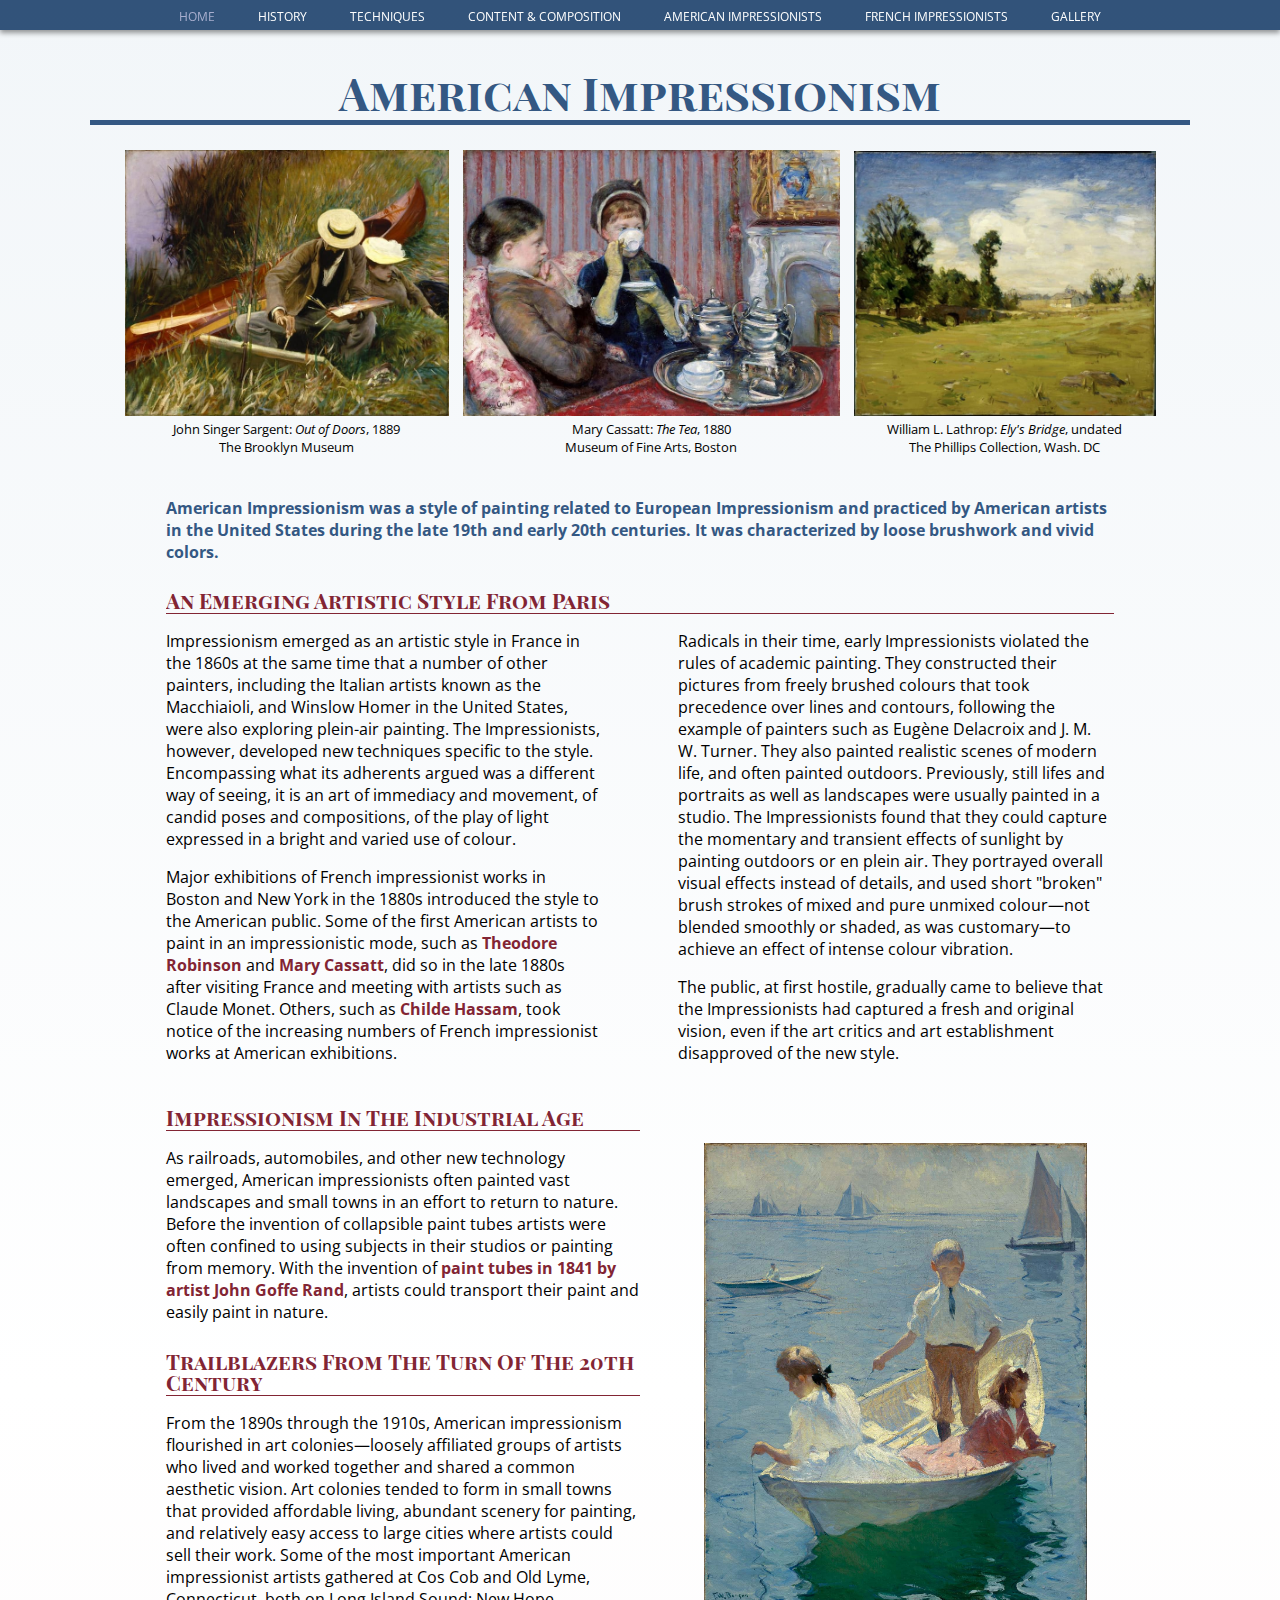
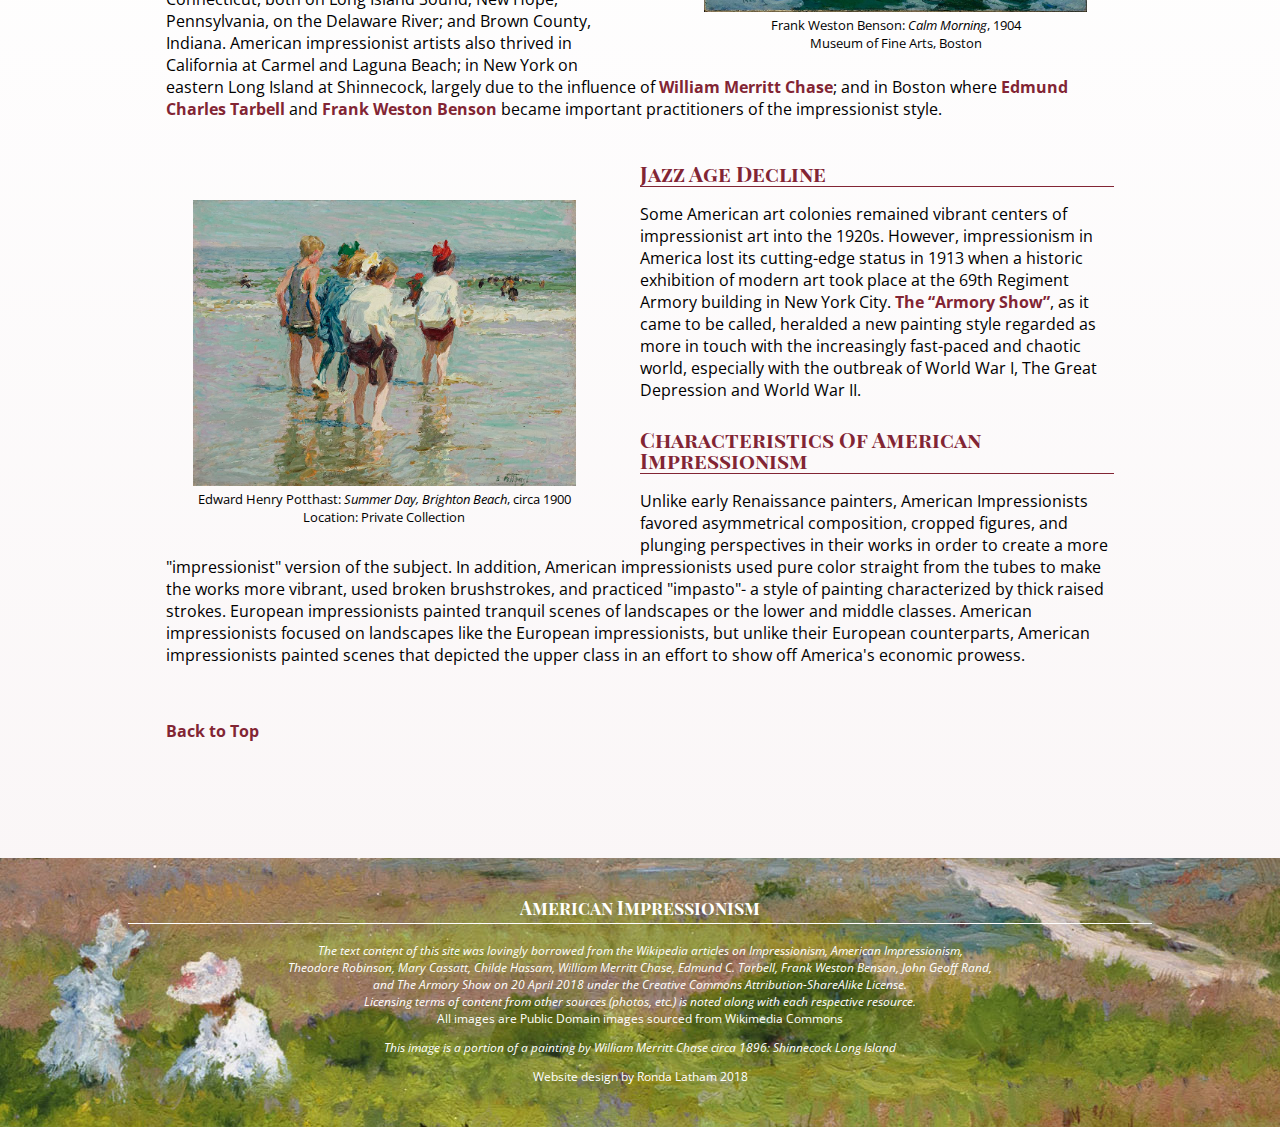
<file: index.html>
<!DOCTYPE HTML>

<html lang="en">

<head>
<meta charset="utf-8" />
<!-- <meta name="viewport" content="initial-scale=1.0"> -->
<meta name="viewport" content="width=device-width">
<link rel="stylesheet" type="text/css" href="ai.css">
<link rel="stylesheet" type="text/css" href="home_images.css">
<link href="https://fonts.googleapis.com/css?family=Playfair+Display+SC:700" rel="stylesheet"> 
<link href="https://fonts.googleapis.com/css?family=Open+Sans:300,600" rel="stylesheet"> 
<link href="https://fonts.googleapis.com/css?family=Playfair+Display:400,700" rel="stylesheet"> 
<title>American Impressionism</title>


</head>

<body>
<div id="top"></div>
<!-- Primary Navigation -->
<nav>
  <ul>
    <li>Home</li>
    <li><a href="history.html">History</a></li>
    <li><a href="techniques.html">Techniques</a></li>
    <li><a href="composition.html">Content & Composition</a></li>
    <li><a href="americans.html">American Impressionists</a></li>
    <li><a href="french.html">French Impressionists</a></li>
    <li><a href="gallery.html">Gallery</a></li>
  </ul>
</nav>
<!-- Hamburger Menu -->
<div class="dropdown">
  <span><img src="images/hamburger.png" alt="hamburger_menu"></span>
  <div class="dropdown-content">
  <ul>
    <li>Home</li>
    <li><a href="history.html">History</a></li>
    <li><a href="techniques.html">Techniques</a></li>
    <li><a href="composition.html">Content & Composition</a></li>
    <li><a href="americans.html">American Impressionists</a></li>
    <li><a href="french.html">French Impressionists</a></li>
    <li><a href="gallery.html">Gallery</a></li>
  </ul>
  </div>
</div>
<header class="center"><!-- Center the Images and h1 inside the header -->
<h1>American Impressionism</h1> 
<figure id="F1">
  <img id="I1" src="images/JohnSingerSargentOutOfDoors.jpg" width="360" alt="John Singer Sargent">
  <figcaption>John Singer Sargent: <i>Out of Doors</i>, 1889<br>The Brooklyn Museum</figcaption>
</figure>
<figure id="F2">
     <img id="I2" src="images/MaryCassattTheTea.jpg" alt="Mary Cassatt - The Tea" width="419">
<figcaption>Mary Cassatt: <i>The Tea</i>, 1880<br>Museum of Fine Arts, Boston</figcaption>
</figure>
<figure id="F3">
	<img id="I3" src="images/WilliamLathropElysBridge.jpg" alt="William Lathrop" width="336">
<figcaption>William L. Lathrop: <i>Ely's Bridge</i>, undated<br>The Phillips Collection, Wash. DC</figcaption>
</figure>
</header>
<main><!-- start main body content -->
<p class="important">American Impressionism was a style of painting related to European Impressionism and practiced by American artists in the United States during the late 19th and early 20th centuries. It was characterized by loose brushwork and vivid colors. </p>
<div class="leftcol center">
<figure id="F6">
  <img src="images/JohnSingerSargentOutOfDoors.jpg" width="360" alt="John Singer Sargent">
  <figcaption>John Singer Sargent: <i>Out of Doors</i>, 1889<br>The Brooklyn Museum</figcaption>
</figure>
</div>
<h2>An emerging artistic style from Paris</h2>
<div class="leftcol">
<p class="firstparagraph">Impressionism emerged as an artistic style in France in the 1860s at the same time that a number of other painters, including the Italian artists known as the Macchiaioli, and Winslow Homer in the United States, were also exploring plein-air painting. The Impressionists, however, developed new techniques specific to the style. Encompassing what its adherents argued was a different way of seeing, it is an art of immediacy and movement, of candid poses and compositions, of the play of light expressed in a bright and varied use of colour.</p>

<p>Major exhibitions of French impressionist works in Boston and New York in the 1880s introduced the style to the American public. Some of the first American artists to paint in an impressionistic mode, such as 
<a href="https://en.wikipedia.org/wiki/Theodore_Robinson">Theodore Robinson</a> and 
<a href="https://en.wikipedia.org/wiki/Mary_Cassatt">Mary Cassatt</a>, did so in the late 1880s after visiting France and meeting with artists such as Claude Monet. Others, such as <a href="https://en.wikipedia.org/wiki/Childe_Hassam">Childe Hassam</a>, took notice of the increasing numbers of French impressionist works at American exhibitions.</p>
</div>
<div class="rightcol">
<figure id="F4">
	<img src="images/WilliamLathropElysBridge.jpg" alt="William Lathrop" width="336">
<figcaption>William L. Lathrop: <i>Ely's Bridge</i>, undated<br>The Phillips Collection, Wash. DC</figcaption>
</figure>
<p>Radicals in their time, early Impressionists violated the rules of academic painting. They constructed their pictures from freely brushed colours that took precedence over lines and contours, following the example of painters such as Eugène Delacroix and J. M. W. Turner. They also painted realistic scenes of modern life, and often painted outdoors. Previously, still lifes and portraits as well as landscapes were usually painted in a studio. The Impressionists found that they could capture the momentary and transient effects of sunlight by painting outdoors or en plein air. They portrayed overall visual effects instead of details, and used short "broken" brush strokes of mixed and pure unmixed colour—not blended smoothly or shaded, as was customary—to achieve an effect of intense colour vibration.</p>

<p>The public, at first hostile, gradually came to believe that the Impressionists had captured a fresh and original vision, even if the art critics and art establishment disapproved of the new style.</p>
</div>
<div class="clear"></div>

<div class="rightcol center">
<figure class="right">
<img id="I6" src="images/Calm_Morning_1904_Frank_Weston_Benson.jpg" alt="Frank Weston Benson - Calm Morning">
<figcaption>Frank Weston Benson: <i>Calm Morning</i>, 1904<br>Museum of Fine Arts, Boston</figcaption>
</figure>
</div>
<div>
<h2>Impressionism in The Industrial Age</h2>
<p class="firstparagraph">As railroads, automobiles, and other new technology emerged, American impressionists often painted vast landscapes and small towns in an effort to return to nature. Before the invention of collapsible paint tubes artists were often confined to using subjects in their studios or painting from memory. With the invention of <a href="https://en.wikipedia.org/wiki/John_Goffe_Rand">paint tubes in 1841 by artist John Goffe Rand</a>, artists could transport their paint and easily paint in nature.</p>

<h2>Trailblazers from the turn of the 20th century</h2>

<p class="firstparagraph">From the 1890s through the 1910s, American impressionism flourished in art colonies—loosely affiliated groups of artists who lived and worked together and shared a common aesthetic vision. Art colonies tended to form in small towns that provided affordable living, abundant scenery for painting, and relatively easy access to large cities where artists could sell their work. Some of the most important American impressionist artists gathered at Cos Cob and Old Lyme, Connecticut, both on Long Island Sound; New Hope, Pennsylvania, on the Delaware River; and Brown County, Indiana. American impressionist artists also thrived in California at Carmel and Laguna Beach; in New York on eastern Long Island at Shinnecock, largely due to the influence of <a href="https://en.wikipedia.org/wiki/William_Merritt_Chase">William Merritt Chase</a>; and in Boston where <a href="https://en.wikipedia.org/wiki/Edmund_C._Tarbell">Edmund Charles Tarbell</a> and <a href="https://en.wikipedia.org/wiki/Frank_Weston_Benson">Frank Weston Benson</a> became important practitioners of the impressionist style.</p>
</div>
<div class="clear"></div>

<div class="leftcol center">
<figure class="left">
<img id="I7" src="images/Edward_Henry_Potthast_-_Summer_day,_Brighton_Beach.jpg" alt="Edward Henry Potthast - Summer Day">
<figcaption>Edward Henry Potthast: <i>Summer Day, Brighton Beach</i>, circa 1900<br>Location: Private Collection</figcaption>
</figure>
<figure id="F5">
	<img src="images/WilliamLathropElysBridge.jpg" alt="William Lathrop" width="336">
<figcaption>William L. Lathrop: <i>Ely's Bridge</i>, undated<br>Location: The Phillips Collection, Wash. DC</figcaption>
</figure>
</div>

<div>
<h2>Jazz Age decline</h2>


<p class="firstparagraph">Some American art colonies remained vibrant centers of impressionist art into the 1920s. However, impressionism in America lost its cutting-edge status in 1913 when a historic exhibition of modern art took place at the 69th Regiment Armory building in New York City. <a href="https://en.wikipedia.org/wiki/Armory_Show">The “Armory Show”</a>, as it came to be called, heralded a new painting style regarded as more in touch with the increasingly fast-paced and chaotic world, especially with the outbreak of World War I, The Great Depression and World War II.</p>

<h2>Characteristics of American Impressionism</h2>

<p class="firstparagraph">Unlike early Renaissance painters, American Impressionists favored asymmetrical composition, cropped figures, and plunging perspectives in their works in order to create a more "impressionist" version of the subject. In addition, American impressionists used pure color straight from the tubes to make the works more vibrant, used broken brushstrokes, and practiced "impasto"- a style of painting characterized by thick raised strokes. European impressionists painted tranquil scenes of landscapes or the lower and middle classes. American impressionists focused on landscapes like the European impressionists, but unlike their European counterparts, American impressionists painted scenes that depicted the upper class in an effort to show off America's economic prowess.</p>
</div>
<p>&nbsp;</p>
<p class="clear"><a href="#top" class="top">Back to Top</a></p>
</main><!-- end main body content -->

<footer>
<h3>American Impressionism</h3>
<p><i>The text content of this site was lovingly borrowed from the Wikipedia articles on Impressionism, American Impressionism,<br>Theodore Robinson, Mary Cassatt, Childe Hassam, William Merritt Chase, Edmund C. Tarbell, Frank Weston Benson, John Geoff Rand,<br>and The Armory Show on 20 April 2018 under the Creative Commons Attribution-ShareAlike License.<br>Licensing terms of content from other sources (photos, etc.) is noted along with each respective resource.</i><br>All images are Public Domain images sourced from Wikimedia Commons</p>
<p><i>This image is a portion of a painting by William Merritt Chase circa 1896: Shinnecock Long Island</i></p>
 
<p>Website design by Ronda Latham 2018</p>
</footer>
</body>

</html>
</file>
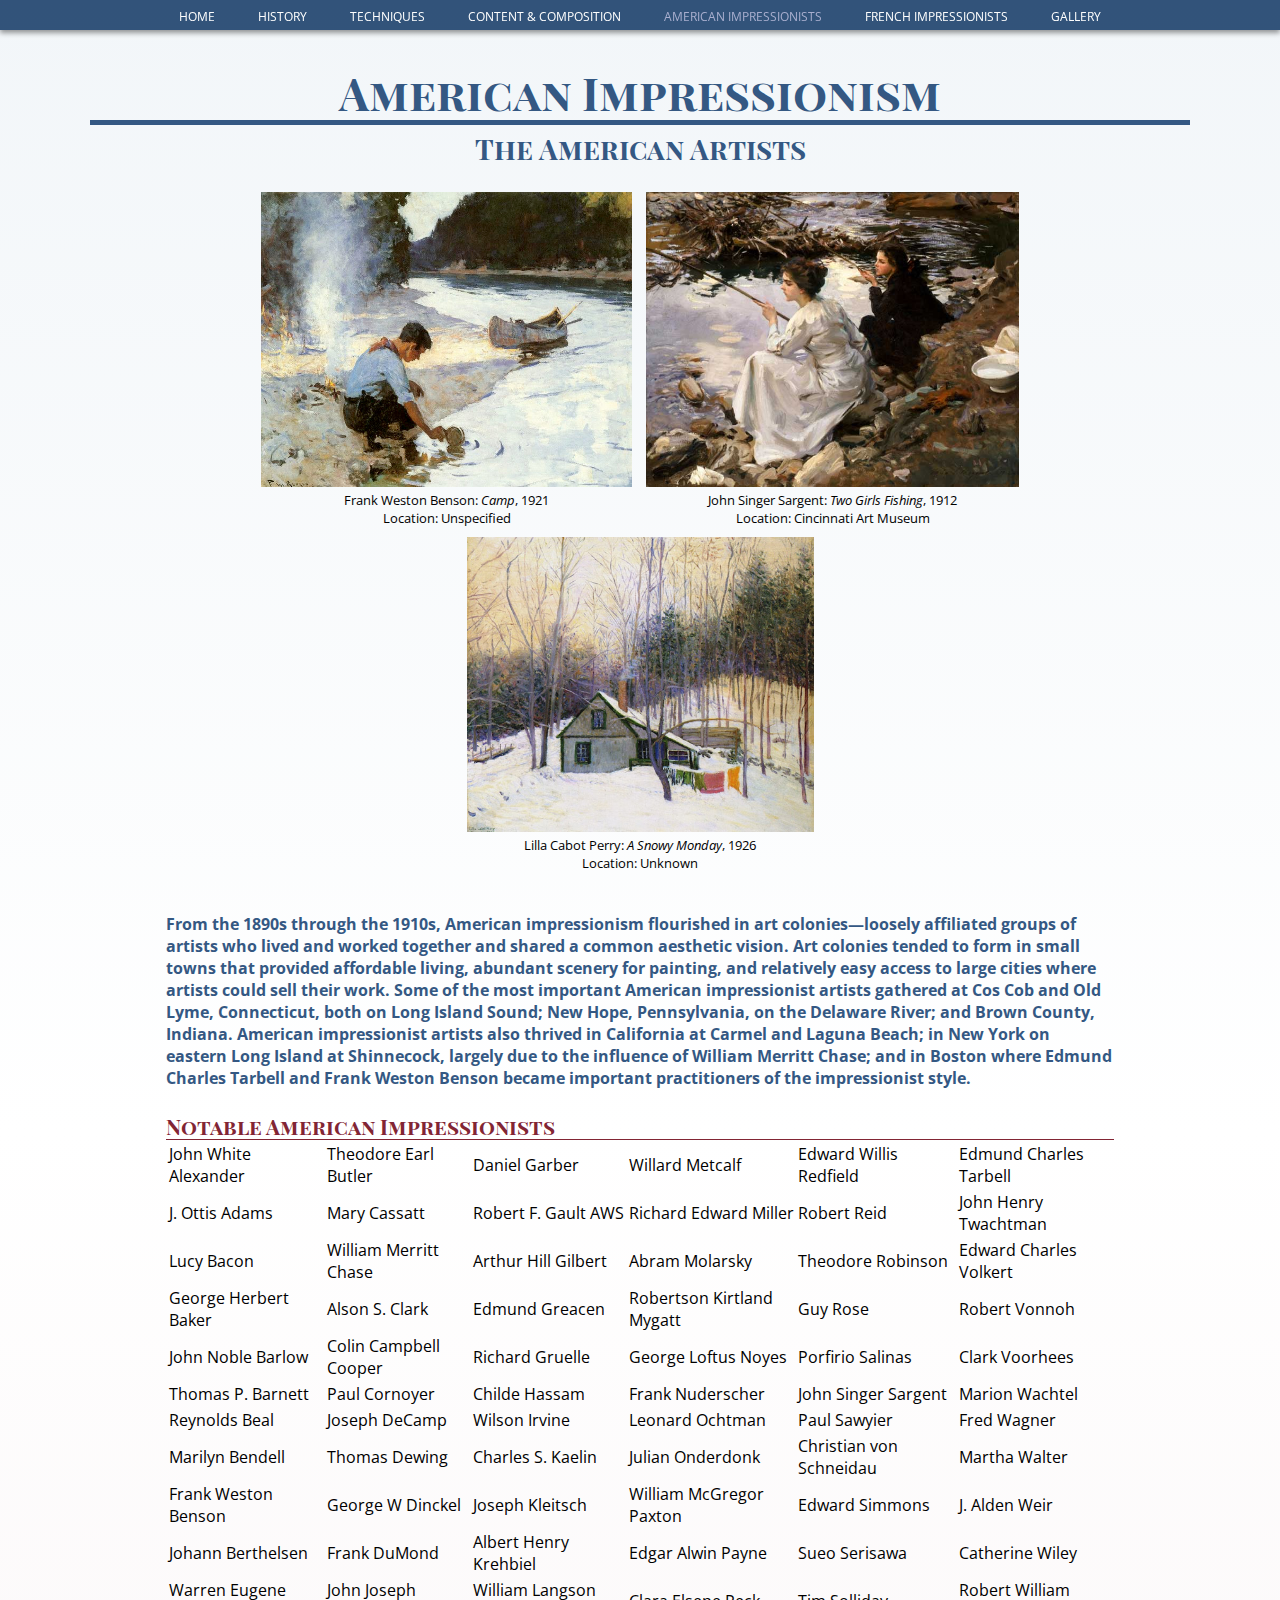
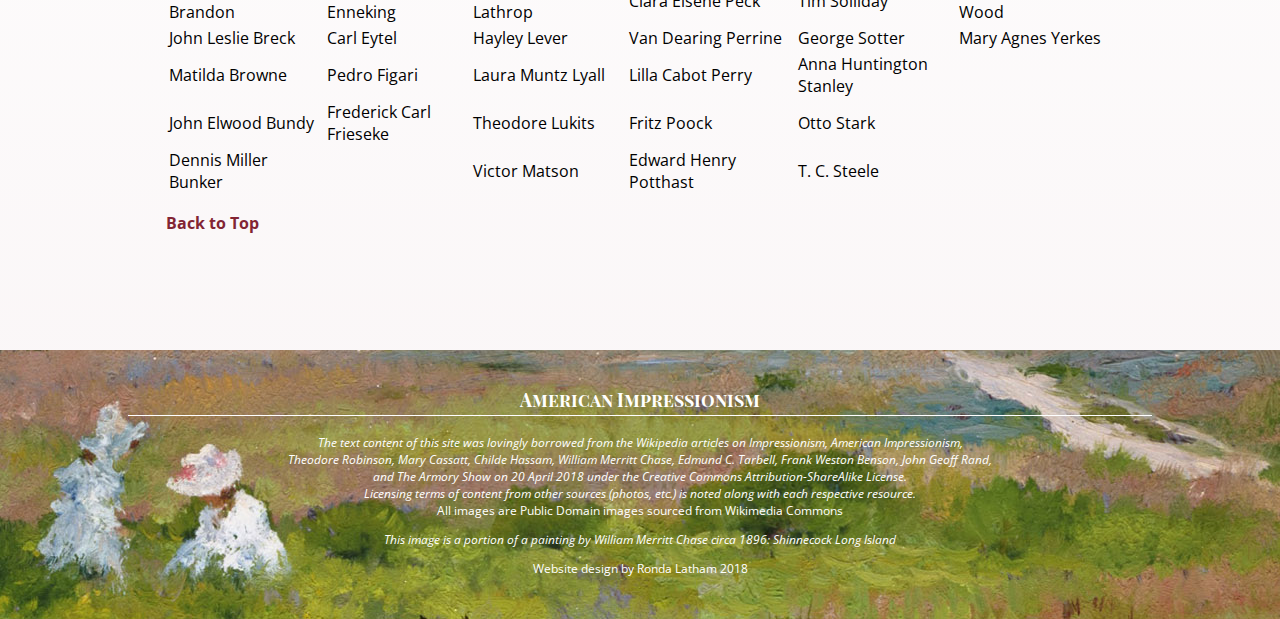
<file: americans.html>
<!DOCTYPE HTML>

<html lang="en">

<head>
<meta charset="utf-8" />
<meta name="viewport" content="initial-scale=1.0">
<link rel="stylesheet" type="text/css" href="ai.css">
<link href="https://fonts.googleapis.com/css?family=Playfair+Display+SC:700" rel="stylesheet"> 
<link href="https://fonts.googleapis.com/css?family=Open+Sans:300,600" rel="stylesheet"> 
<link href="https://fonts.googleapis.com/css?family=Playfair+Display:400,700" rel="stylesheet"> 
<title>American Impressionism: American Artists</title>

<body>
<div id="top"></div>
<nav>
  <ul>
    <li><a href="index.html">Home</a></li>
    <li><a href="history.html">History</a></li>
    <li><a href="techniques.html">Techniques</a></li>
    <li><a href="composition.html">Content & Composition</a></li>
    <li>American Impressionists</li>
    <li><a href="french.html">French Impressionists</a></li>
    <li><a href="gallery.html">Gallery</a></li>
  </ul>
</nav>

<!-- Hamburger Menu -->
<div class="dropdown">
  <span><img src="images/hamburger.png" alt="hamburger menu"></span>
  <div class="dropdown-content">
  <ul>
    <li><a href="index.html">Home</a></li>
    <li><a href="history.html">History</a></li>
    <li><a href="techniques.html">Techniques</a></li>
    <li><a href="composition.html">Content & Composition</a></li>
    <li>American Impressionists</li>
    <li><a href="french.html">French Impressionists</a></li>
    <li><a href="gallery.html">Gallery</a></li>
  </ul>
  </div>
</div>

<header class="center"><!-- Center the Images and h1 inside the header -->
<h1>American Impressionism</h1> 
<h2>The American Artists</h2>
<figure>
  <img src="images/Camp_WC_1921_Frank_Weston_Benson.jpg" width="371" alt="Frank Weston Benson - Camp">
  <figcaption>Frank Weston Benson: <i>Camp</i>, 1921<br>Location: Unspecified</figcaption>
</figure>
<figure>
     <img src="images/John_Singer_Sargent_-_Two_Girls_Fishing.jpg" alt="John Singer Sargent - Two Girls Fishing" width="373">
<figcaption>John Singer Sargent: <i>Two Girls Fishing</i>, 1912<br>Location: Cincinnati Art Museum</figcaption>
</figure>
<figure>
	<img src="images/Lilla_Cabot_Perry,_1926_-_A_Snowy_Monday_sm.jpg" alt="Lilla Cabot Perry - A Snowy Monday" width="347">
<figcaption>Lilla Cabot Perry: <i>A Snowy Monday</i>, 1926<br>Location: Unknown</figcaption>
</figure>
</header>
<main><!-- start main body content -->
<p class="important">From the 1890s through the 1910s, American impressionism flourished in art colonies—loosely affiliated groups of artists who lived and worked together and shared a common aesthetic vision. Art colonies tended to form in small towns that provided affordable living, abundant scenery for painting, and relatively easy access to large cities where artists could sell their work. Some of the most important American impressionist artists gathered at Cos Cob and Old Lyme, Connecticut, both on Long Island Sound; New Hope, Pennsylvania, on the Delaware River; and Brown County, Indiana. American impressionist artists also thrived in California at Carmel and Laguna Beach; in New York on eastern Long Island at Shinnecock, largely due to the influence of William Merritt Chase; and in Boston where Edmund Charles Tarbell and Frank Weston Benson became important practitioners of the impressionist style.</p>


<h2>Notable American impressionists</h2>

<table>
  <tr>
    <td>John White Alexander</td>
    <td>Theodore Earl Butler</td>
    <td>Daniel Garber</td>
    <td>Willard Metcalf</td>
    <td>Edward Willis Redfield</td>
    <td>Edmund Charles Tarbell</td>
  </tr>
    <tr>
    <td>J. Ottis Adams</td>
    <td>Mary Cassatt</td>
    <td>Robert F. Gault AWS</td>
    <td>Richard Edward Miller</td>
    <td>Robert Reid</td>
    <td>John Henry Twachtman</td>
  </tr>
    <tr>
    <td>Lucy Bacon</td>
    <td>William Merritt Chase</td>
    <td>Arthur Hill Gilbert</td>
    <td>Abram Molarsky</td>
    <td>Theodore Robinson</td>
    <td>Edward Charles Volkert</td>
  </tr>
    <tr>
    <td>George Herbert Baker</td>
    <td>Alson S. Clark</td>
    <td>Edmund Greacen</td>
    <td>Robertson Kirtland Mygatt</td>
    <td>Guy Rose</td>
    <td>Robert Vonnoh</td>
  </tr>
    <tr>
    <td>John Noble Barlow</td>
    <td>Colin Campbell Cooper</td>
    <td>Richard Gruelle</td>
    <td>George Loftus Noyes</td>
    <td>Porfirio Salinas</td>
    <td>Clark Voorhees</td>
  </tr>
    <tr>
    <td>Thomas P. Barnett</td>
    <td>Paul Cornoyer</td>
    <td>Childe Hassam</td>
    <td>Frank Nuderscher</td>
    <td>John Singer Sargent</td>
    <td>Marion Wachtel</td>
  </tr>
    <tr>
    <td>Reynolds Beal</td>
    <td>Joseph DeCamp</td>
    <td>Wilson Irvine</td>
    <td>Leonard Ochtman</td>
    <td>Paul Sawyier</td>
    <td>Fred Wagner</td>
  </tr>
    <tr>
    <td>Marilyn Bendell</td>
    <td>Thomas Dewing</td>
    <td>Charles S. Kaelin</td>
    <td>Julian Onderdonk</td>
    <td>Christian von Schneidau</td>
    <td>Martha Walter</td>
  </tr>
    <tr>
    <td>Frank Weston Benson</td>
    <td>George W Dinckel</td>
    <td>Joseph Kleitsch</td>
    <td>William McGregor Paxton</td>
    <td>Edward Simmons</td>
    <td>J. Alden Weir</td>
  </tr>
    <tr>
    <td>Johann Berthelsen</td>
    <td>Frank DuMond</td>
    <td>Albert Henry Krehbiel</td>
    <td>Edgar Alwin Payne</td>
    <td>Sueo Serisawa</td>
    <td>Catherine Wiley</td>
  </tr>
    <tr>
    <td>Warren Eugene Brandon</td>
    <td>John Joseph Enneking</td>
    <td>William Langson Lathrop</td>
    <td>Clara Elsene Peck</td>
    <td>Tim Solliday</td>
    <td>Robert William Wood</td>
  </tr>
    <tr>
    <td>John Leslie Breck</td>
    <td>Carl Eytel</td>
    <td>Hayley Lever</td>
    <td>Van Dearing Perrine</td>
    <td>George Sotter</td>
    <td>Mary Agnes Yerkes</td>
  </tr>
    <tr>
    <td>Matilda Browne</td>
    <td>Pedro Figari</td>
    <td>Laura Muntz Lyall</td>
    <td>Lilla Cabot Perry</td>
    <td>Anna Huntington Stanley</td>
    <td>&nbsp;</td>
  </tr>
    <tr>
    <td>John Elwood Bundy</td>
    <td>Frederick Carl Frieseke</td>
    <td>Theodore Lukits</td>
    <td>Fritz Poock</td>
    <td>Otto Stark</td>
    <td>&nbsp;</td>
  </tr>
    <tr>
    <td>Dennis Miller Bunker</td>
    <td></td>
    <td>Victor Matson</td>
    <td>Edward Henry Potthast</td>
    <td>T. C. Steele</td>
    <td>&nbsp;</td>
  </tr>

</table>
<p class="clear"><a href="#top" class="top">Back to Top</a></p>
</main><!-- end main body content -->
<footer>
<h3>American Impressionism</h3>
<p><i>The text content of this site was lovingly borrowed from the Wikipedia articles on Impressionism, American Impressionism,<br>Theodore Robinson, Mary Cassatt, Childe Hassam, William Merritt Chase, Edmund C. Tarbell, Frank Weston Benson, John Geoff Rand,<br>and The Armory Show on 20 April 2018 under the Creative Commons Attribution-ShareAlike License.<br>Licensing terms of content from other sources (photos, etc.) is noted along with each respective resource.</i><br>All images are Public Domain images sourced from Wikimedia Commons</p>
<p><i>This image is a portion of a painting by William Merritt Chase circa 1896: Shinnecock Long Island</i></p>
<p>Website design by Ronda Latham 2018</p>
</footer>
</body>

</html>
</file>
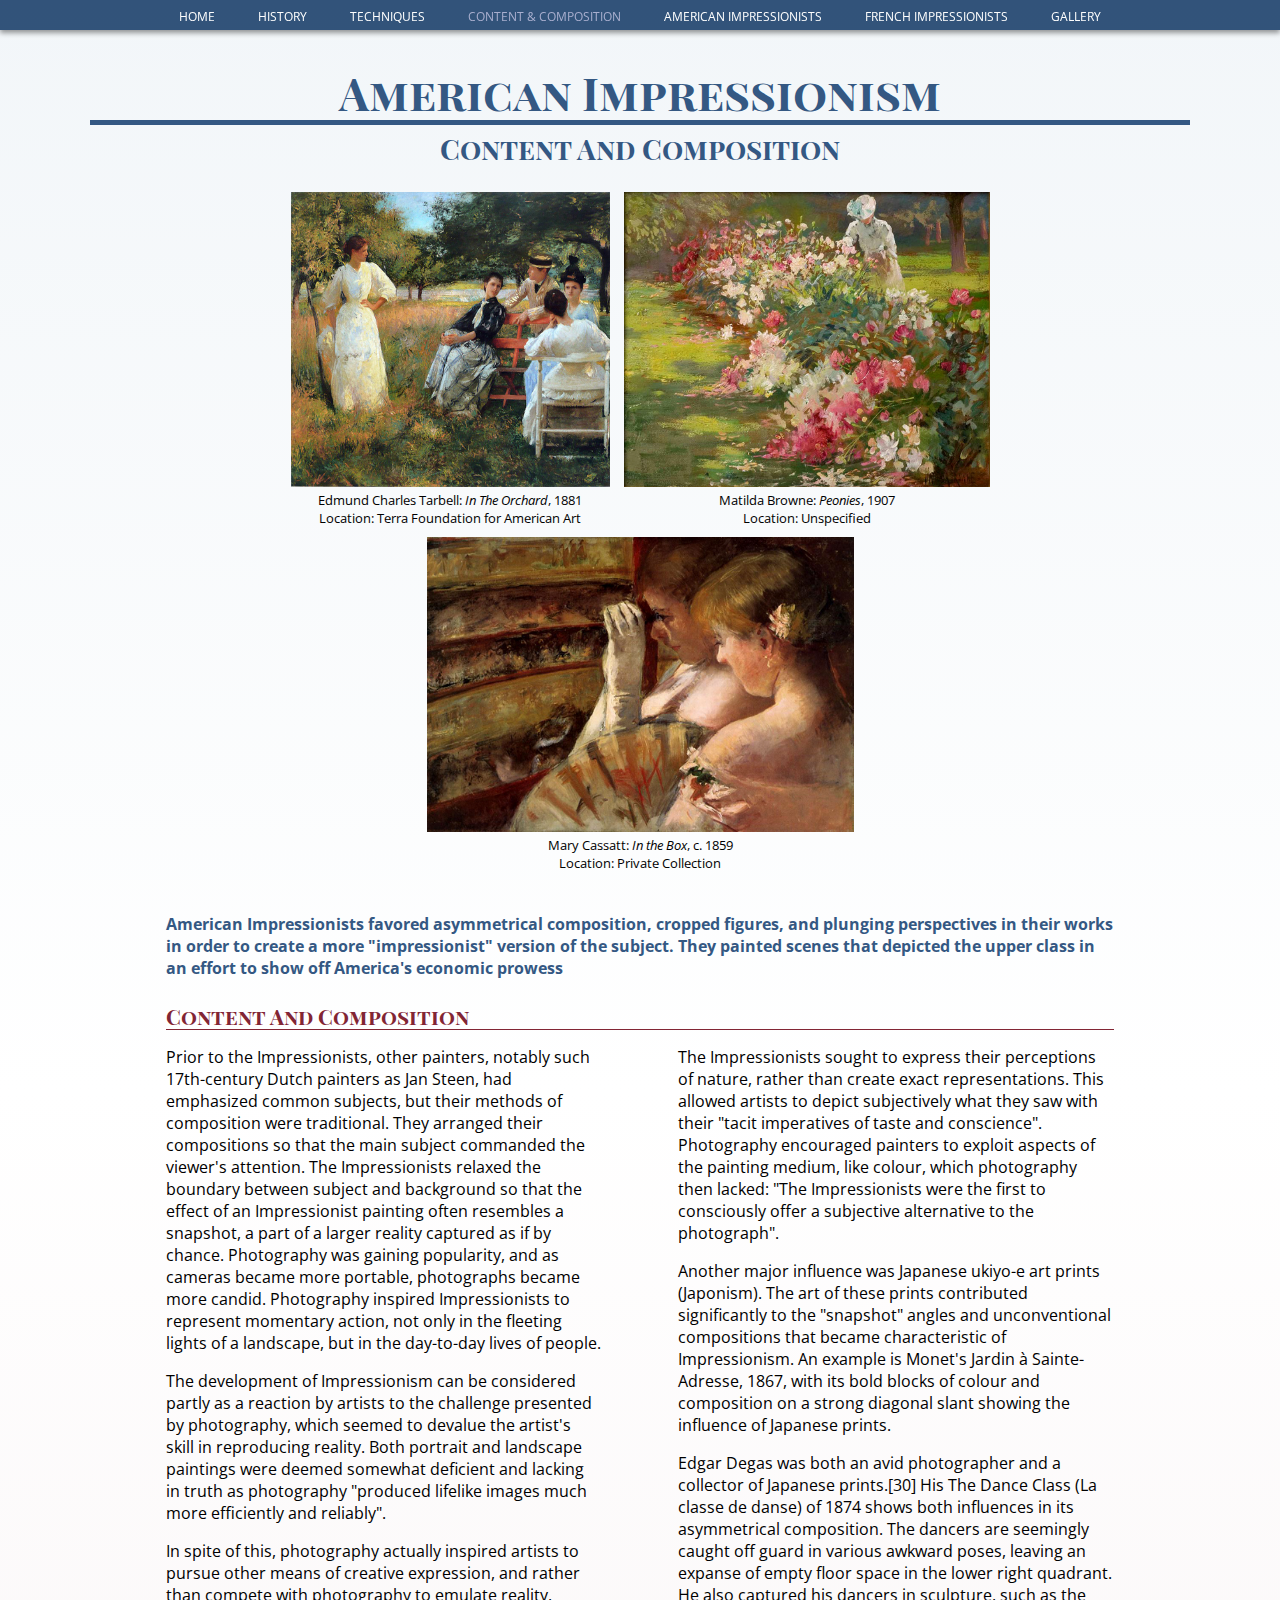
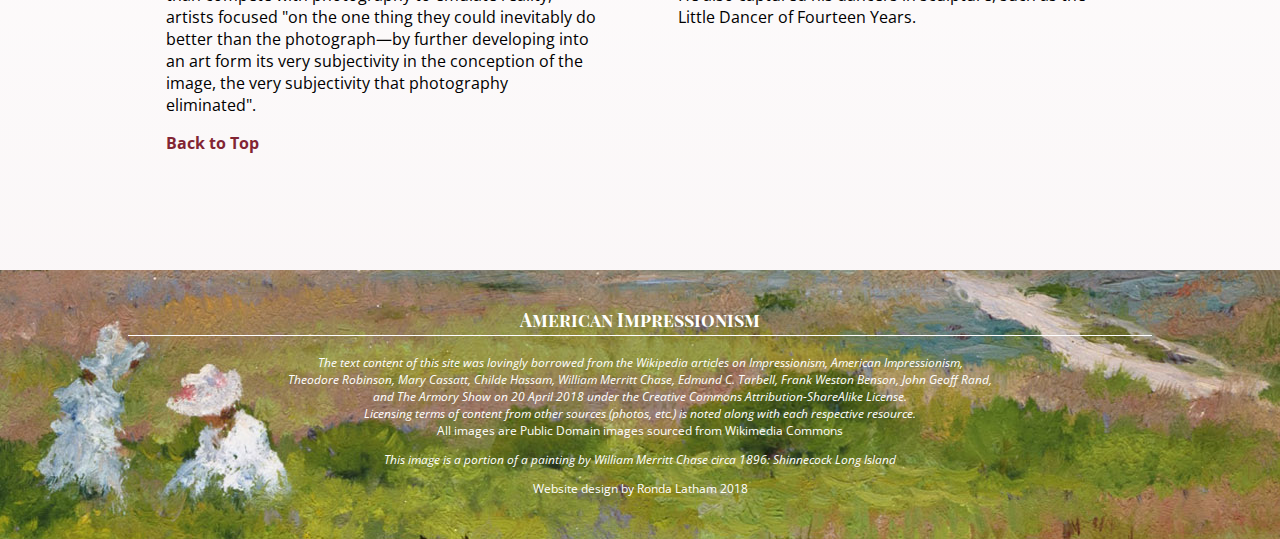
<file: composition.html>
<!DOCTYPE HTML>

<html lang="en">

<head>
<meta charset="utf-8" />
<meta name="viewport" content="initial-scale=1.0">
<link rel="stylesheet" type="text/css" href="ai.css">
<link href="https://fonts.googleapis.com/css?family=Playfair+Display+SC:700" rel="stylesheet"> 
<link href="https://fonts.googleapis.com/css?family=Open+Sans:300,600" rel="stylesheet"> 
<link href="https://fonts.googleapis.com/css?family=Playfair+Display:400,700" rel="stylesheet"> 
<title>American Impressionism: Content & Composition</title>

<body>
<div id="top"></div>
<nav>
  <ul>
    <li><a href="index.html">Home</a></li>
    <li><a href="history.html">History</a></li>
    <li><a href="techniques.html">Techniques</a></li>
    <li>Content & Composition</li>
    <li><a href="americans.html">American Impressionists</a></li>
    <li><a href="french.html">French Impressionists</a></li>
    <li><a href="gallery.html">Gallery</a></li>
  </ul>
</nav>

<!-- Hamburger Menu -->
<div class="dropdown">
  <span><img src="images/hamburger.png" alt="hamburger menu"></span>
  <div class="dropdown-content">
  <ul>
    <li><a href="index.html">Home</a></li>
    <li><a href="history.html">History</a></li>
    <li><a href="techniques.html">Techniques</a></li>
    <li>Content & Composition</li>
    <li><a href="americans.html">American Impressionists</a></li>
    <li><a href="french.html">French Impressionists</a></li>
    <li><a href="gallery.html">Gallery</a></li>
  </ul>
  </div>
</div>

<header class="center"><!-- Center the Images and h1 inside the header -->
<h1>American Impressionism</h1> 
<h2>Content and Composition</h2>
<figure>
  <img src="images/Edmund_Charles_Tarbell_-_Au_verger_sm.jpg" width="319" alt="Edmund Charles Tarbell - In the Orchard">
  <figcaption>Edmund Charles Tarbell: <i>In The Orchard</i>, 1881<br>Location: Terra Foundation for American Art</figcaption>
</figure>
<figure>
     <img src="images/Matilda_Browne_Peonies_1907_sm.jpg" alt="Matilda Browne - Peonies" width="366">
<figcaption>Matilda Browne: <i>Peonies</i>, 1907<br>Location: Unspecified</figcaption>
</figure>
<figure>
	<img src="images/Cassatt_corner_loge_sm.jpg" alt="Mary Cassatt - Corner Loge" width="427">
<figcaption>Mary Cassatt: <i>In the Box</i>, c. 1859<br>Location: Private Collection</figcaption>
</figure>
</header>
<main><!-- start main body content -->
<p class="important">American Impressionists favored asymmetrical composition, cropped figures, and plunging perspectives in their works in order to create a more "impressionist" version of the subject. They painted scenes that depicted the upper class in an effort to show off America's economic prowess</p>

<h2>Content and composition</h2>
<div class="leftcol">
<p>Prior to the Impressionists, other painters, notably such 17th-century Dutch painters as Jan Steen, had emphasized common subjects, but their methods of composition were traditional. They arranged their compositions so that the main subject commanded the viewer's attention. The Impressionists relaxed the boundary between subject and background so that the effect of an Impressionist painting often resembles a snapshot, a part of a larger reality captured as if by chance. Photography was gaining popularity, and as cameras became more portable, photographs became more candid. Photography inspired Impressionists to represent momentary action, not only in the fleeting lights of a landscape, but in the day-to-day lives of people.</p>

<p>The development of Impressionism can be considered partly as a reaction by artists to the challenge presented by photography, which seemed to devalue the artist's skill in reproducing reality. Both portrait and landscape paintings were deemed somewhat deficient and lacking in truth as photography "produced lifelike images much more efficiently and reliably".</p>

<p>In spite of this, photography actually inspired artists to pursue other means of creative expression, and rather than compete with photography to emulate reality, artists focused "on the one thing they could inevitably do better than the photograph—by further developing into an art form its very subjectivity in the conception of the image, the very subjectivity that photography eliminated". </p>
</div>

<div class="rightcol">
<p>The Impressionists sought to express their perceptions of nature, rather than create exact representations. This allowed artists to depict subjectively what they saw with their "tacit imperatives of taste and conscience". Photography encouraged painters to exploit aspects of the painting medium, like colour, which photography then lacked: "The Impressionists were the first to consciously offer a subjective alternative to the photograph".</p>

<p>Another major influence was Japanese ukiyo-e art prints (Japonism). The art of these prints contributed significantly to the "snapshot" angles and unconventional compositions that became characteristic of Impressionism. An example is Monet's Jardin à Sainte-Adresse, 1867, with its bold blocks of colour and composition on a strong diagonal slant showing the influence of Japanese prints.</p>

<p>Edgar Degas was both an avid photographer and a collector of Japanese prints.[30] His The Dance Class (La classe de danse) of 1874 shows both influences in its asymmetrical composition. The dancers are seemingly caught off guard in various awkward poses, leaving an expanse of empty floor space in the lower right quadrant. He also captured his dancers in sculpture, such as the Little Dancer of Fourteen Years.</p>
</div>
<p class="clear"><a href="#top" class="top">Back to Top</a></p>

</main><!-- end main body content -->
<footer>
<h3>American Impressionism</h3>
<p><i>The text content of this site was lovingly borrowed from the Wikipedia articles on Impressionism, American Impressionism,<br>Theodore Robinson, Mary Cassatt, Childe Hassam, William Merritt Chase, Edmund C. Tarbell, Frank Weston Benson, John Geoff Rand,<br>and The Armory Show on 20 April 2018 under the Creative Commons Attribution-ShareAlike License.<br>Licensing terms of content from other sources (photos, etc.) is noted along with each respective resource.</i><br>All images are Public Domain images sourced from Wikimedia Commons</p>
<p><i>This image is a portion of a painting by William Merritt Chase circa 1896: Shinnecock Long Island</i></p>

<p>Website design by Ronda Latham 2018</p>
</footer>
</body>

</html>
</file>
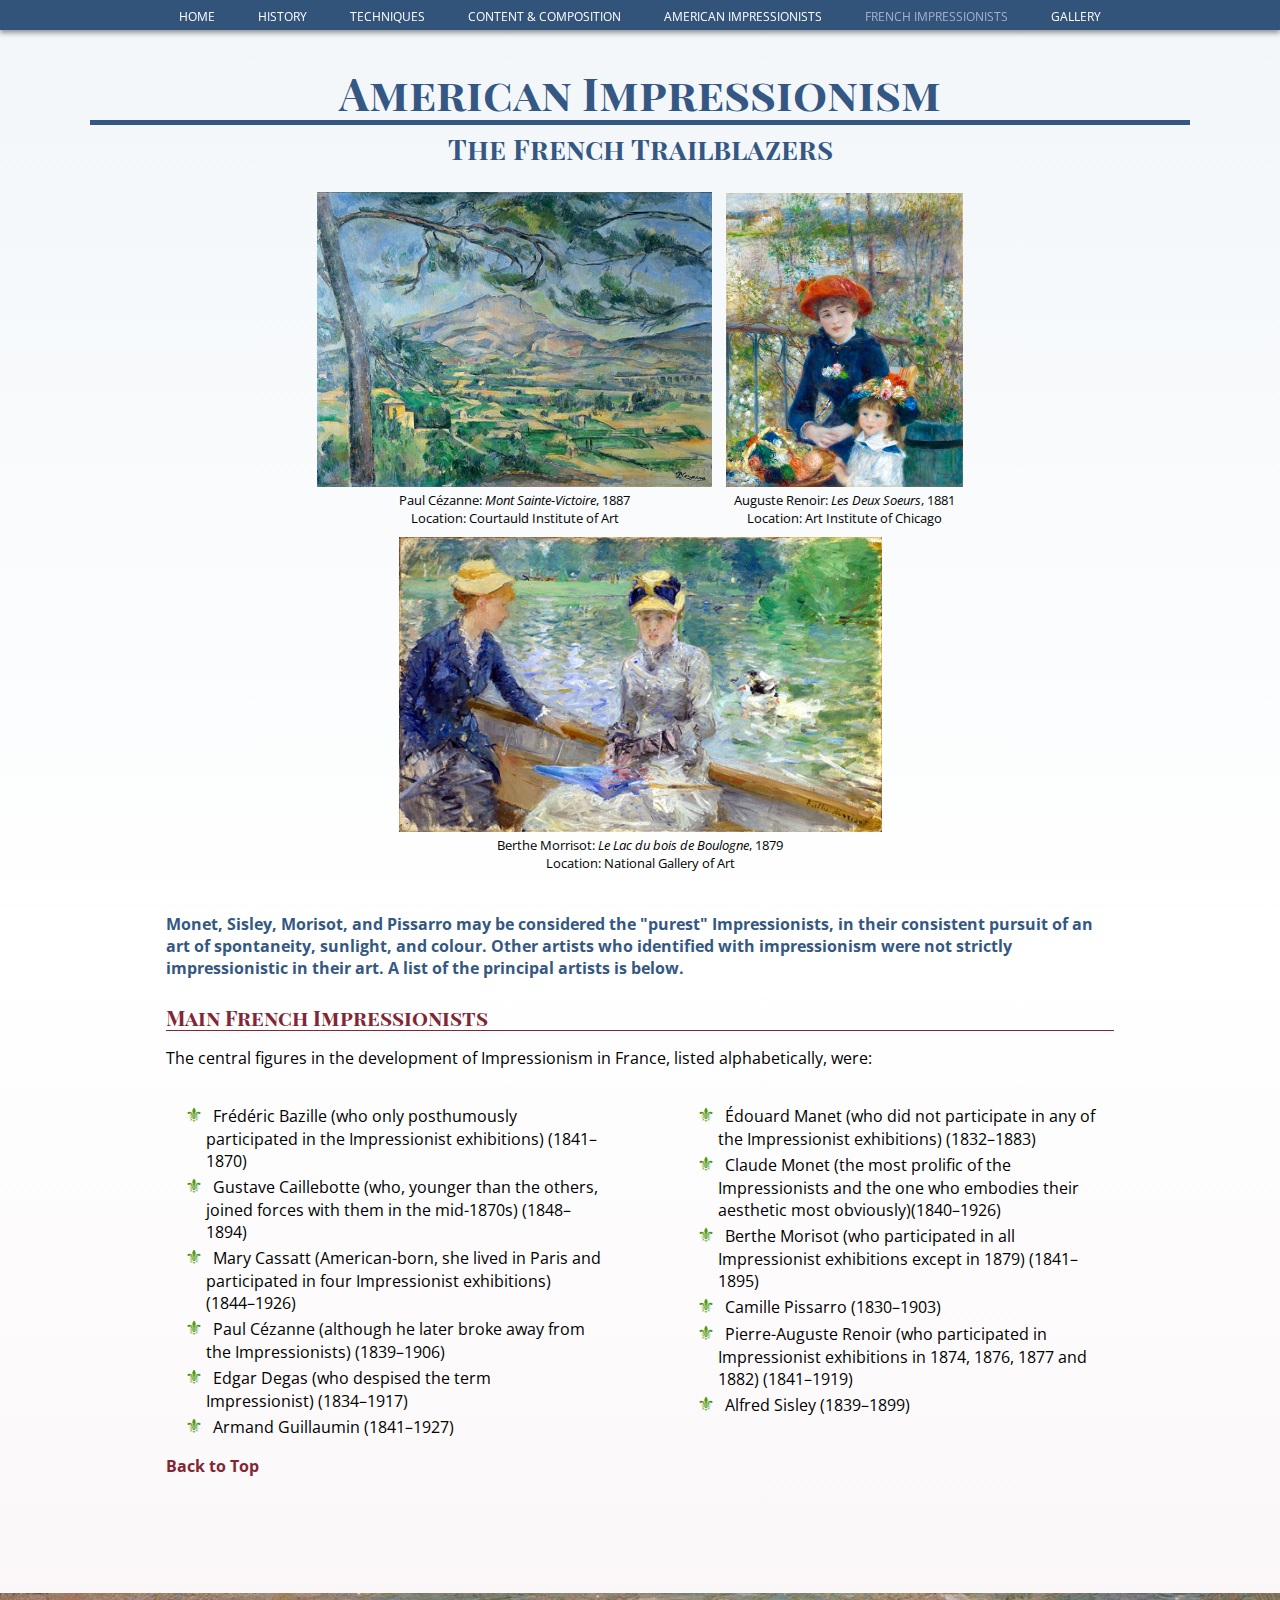
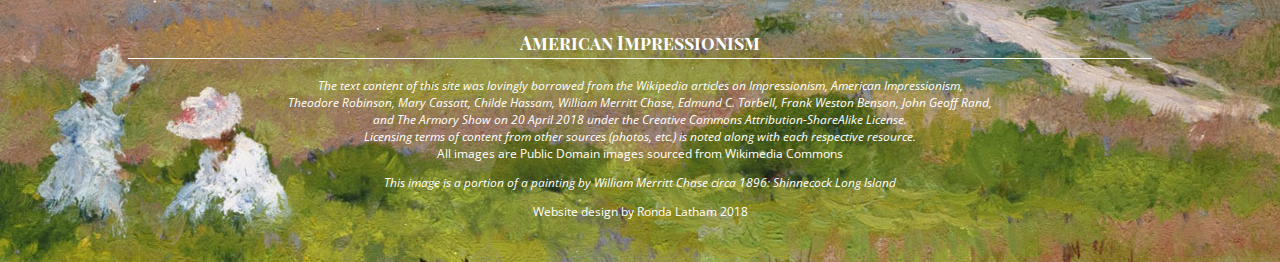
<file: french.html>
<!DOCTYPE HTML>

<html lang="en">

<head>
<meta charset="utf-8" />
<meta name="viewport" content="initial-scale=1.0">
<link rel="stylesheet" type="text/css" href="ai.css">
<link href="https://fonts.googleapis.com/css?family=Playfair+Display+SC:700" rel="stylesheet"> 
<link href="https://fonts.googleapis.com/css?family=Open+Sans:300,600" rel="stylesheet"> 
<link href="https://fonts.googleapis.com/css?family=Playfair+Display:400,700" rel="stylesheet"> 
<title>American Impressionism: French Impressionists</title>

<body>
<div id="top"></div>
<nav>
  <ul>
    <li><a href="index.html">Home</a></li>
    <li><a href="history.html">History</a></li>
    <li><a href="techniques.html">Techniques</a></li>
    <li><a href="composition.html">Content & Composition</a></li>
    <li><a href="americans.html">American Impressionists</a></li>
    <li>French Impressionists</li>
    <li><a href="gallery.html">Gallery</a></li>
  </ul>
</nav>

<!-- Hamburger Menu -->
<div class="dropdown">
  <span><img src="images/hamburger.png" alt="hamburger menu"></span>
  <div class="dropdown-content">
  <ul>
    <li><a href="index.html">Home</a></li>
    <li><a href="history.html">History</a></li>
    <li><a href="techniques.html">Techniques</a></li>
    <li><a href="composition.html">Content & Composition</a></li>
    <li><a href="americans.html">American Impressionists</a></li>
    <li>French Impressionists</li>
    <li><a href="gallery.html">Gallery</a></li>
  </ul>
  </div>
</div>

<header class="center"><!-- Center the Images and h1 inside the header -->
<h1>American Impressionism</h1> 
<h2>The French Trailblazers</h2>
<figure>
  <img src="images/Paul_Cezanne_MontStVictoireSM.jpg" width="395" alt="Paul Cézanne - Mont Sainte-Victoire">
  <figcaption>Paul Cézanne: <i>Mont Sainte-Victoire</i>, 1887<br>Location: Courtauld Institute of Art</figcaption>
</figure>
<figure>
     <img src="images/Renoir_The_Two_Sisters.jpg" alt="Auguste Renoir - The Two Sisters" width="237">
<figcaption>Auguste Renoir: <i>Les Deux Soeurs</i>, 1881<br>Location: Art Institute of Chicago</figcaption>
</figure>
<figure>
     <img src="images/Berthe_Morisot-Sommertag-1879_sm.jpg" alt="Berthe Morrisot - Summertime" width="483">
<figcaption>Berthe Morrisot: <i>Le Lac du bois de Boulogne</i>, 1879<br>Location: National Gallery of Art</figcaption>
</figure>
</header>
<main><!-- start main body content -->
<p class="important">Monet, Sisley, Morisot, and Pissarro may be considered the "purest" Impressionists, in their consistent pursuit of an art of spontaneity, sunlight, and colour. Other artists who identified with impressionism were not strictly impressionistic in their art. A list of the principal artists is below.</p>


<h2>Main French Impressionists</h2>

<p>The central figures in the development of Impressionism in France, listed alphabetically, were:</p>
<div class="leftcol">
<ul>
    <li>Frédéric Bazille (who only posthumously participated in the Impressionist exhibitions) (1841–1870)</li>
    <li>Gustave Caillebotte (who, younger than the others, joined forces with them in the mid-1870s) (1848–1894)</li>
    <li>Mary Cassatt (American-born, she lived in Paris and participated in four Impressionist exhibitions) (1844–1926)</li>
    <li>Paul Cézanne (although he later broke away from the Impressionists) (1839–1906)
    <li>Edgar Degas (who despised the term Impressionist) (1834–1917)
    <li>Armand Guillaumin (1841–1927)</li>
</ul>
</div>
<div class="rightcol">
<ul>
    <li>Édouard Manet (who did not participate in any of the Impressionist exhibitions) (1832–1883)</li>
   <li>Claude Monet (the most prolific of the Impressionists and the one who embodies their aesthetic most obviously)(1840–1926)</li>
    <li>Berthe Morisot (who participated in all Impressionist exhibitions except in 1879) (1841–1895)</li>
    <li>Camille Pissarro (1830–1903)</li>
    <li>Pierre-Auguste Renoir (who participated in Impressionist exhibitions in 1874, 1876, 1877 and 1882) (1841–1919)</li>
    <li>Alfred Sisley (1839–1899)</li>
</ul>
</div>
<p class="clear"><a href="#top" class="top">Back to Top</a></p>
</main><!-- end main body content -->
<footer>
<h3>American Impressionism</h3>
<p><i>The text content of this site was lovingly borrowed from the Wikipedia articles on Impressionism, American Impressionism,<br>Theodore Robinson, Mary Cassatt, Childe Hassam, William Merritt Chase, Edmund C. Tarbell, Frank Weston Benson, John Geoff Rand,<br>and The Armory Show on 20 April 2018 under the Creative Commons Attribution-ShareAlike License.<br>Licensing terms of content from other sources (photos, etc.) is noted along with each respective resource.</i><br>All images are Public Domain images sourced from Wikimedia Commons</p>
<p><i>This image is a portion of a painting by William Merritt Chase circa 1896: Shinnecock Long Island</i></p>
<p>Website design by Ronda Latham 2018</p>
</footer>
</body>

</html>
</file>
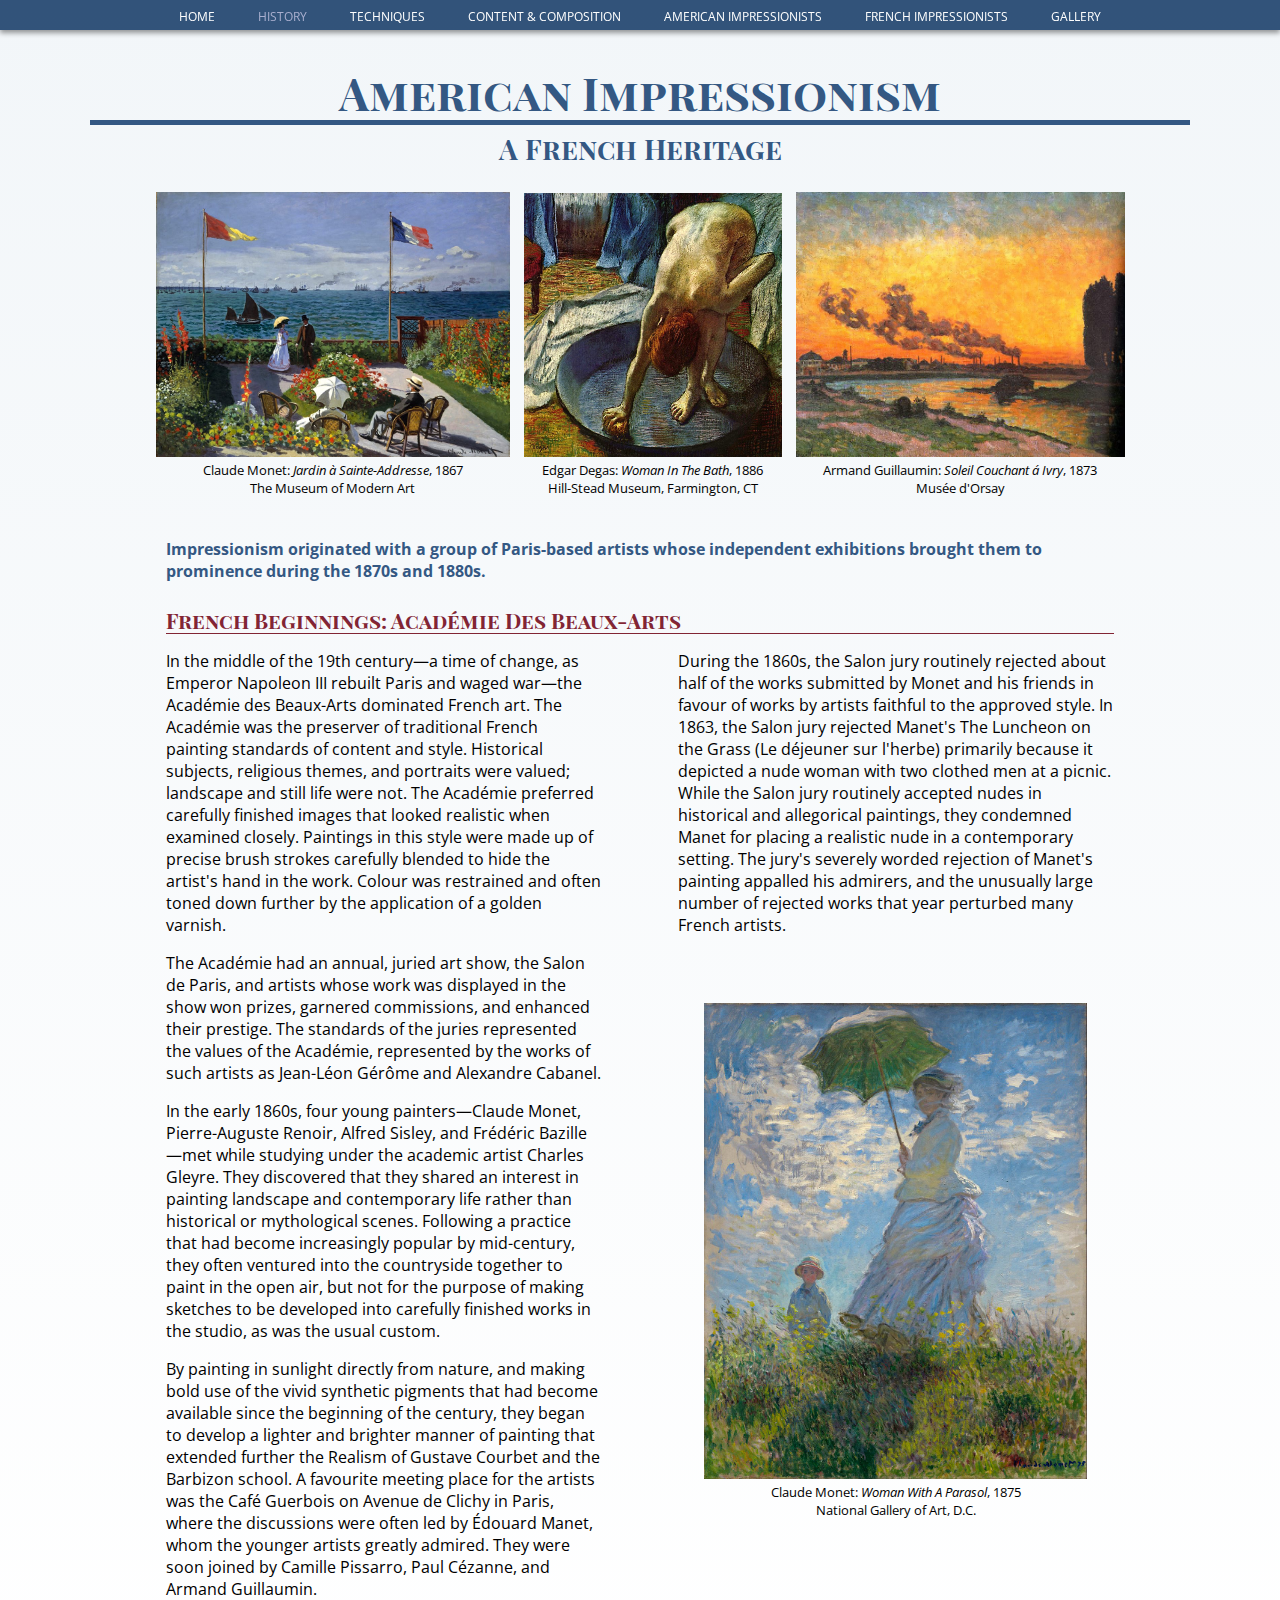
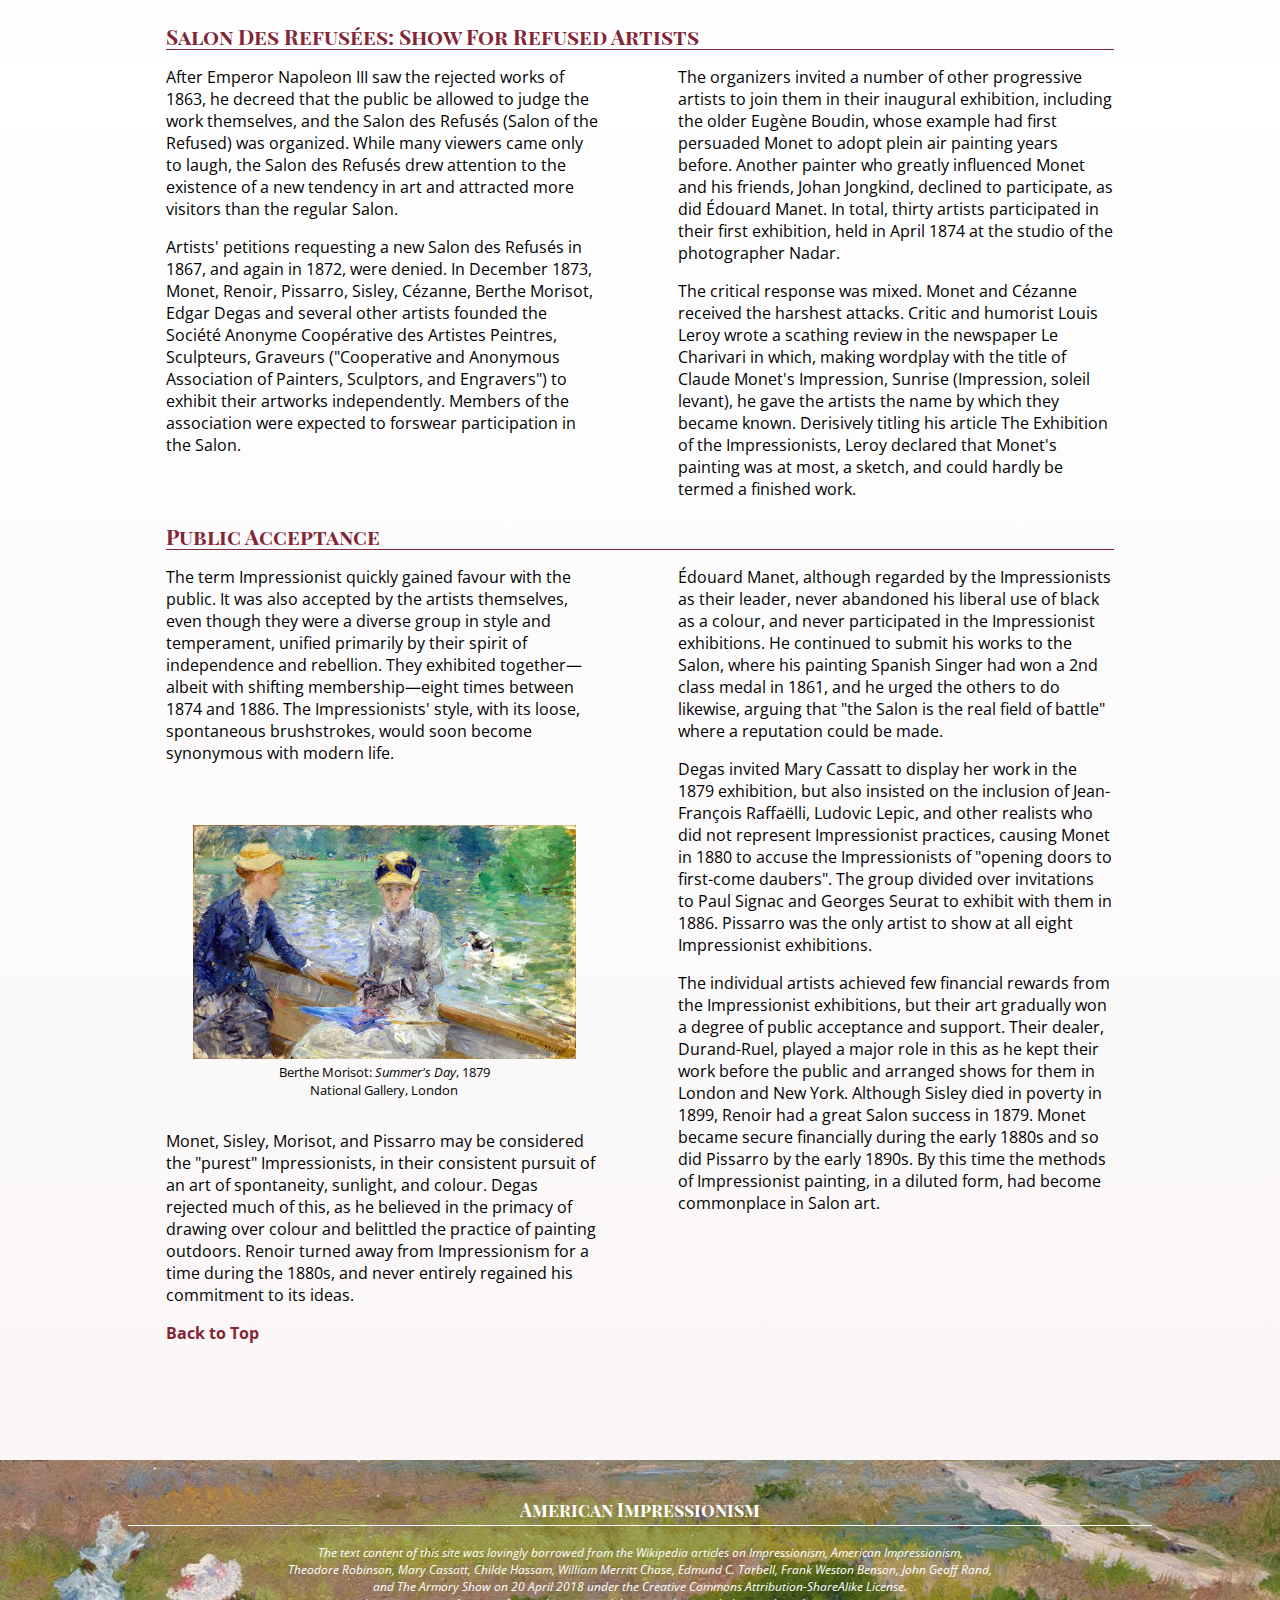
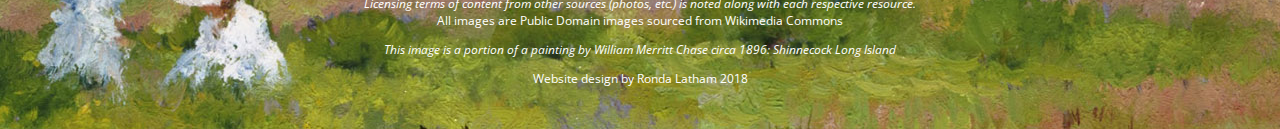
<file: history.html>
<!DOCTYPE HTML>

<html lang="en">

<head>
<meta charset="utf-8" />
<meta name="viewport" content="initial-scale=1.0">
<link rel="stylesheet" type="text/css" href="ai.css">
<link rel="stylesheet" type="text/css" href="history_images.css">
<link href="https://fonts.googleapis.com/css?family=Playfair+Display+SC:700" rel="stylesheet"> 
<link href="https://fonts.googleapis.com/css?family=Open+Sans:300,600" rel="stylesheet"> 
<link href="https://fonts.googleapis.com/css?family=Playfair+Display:400,700" rel="stylesheet"> 
<title>American Impressionism: A Brief History</title>

<body>
<div id="top"></div>
<nav>
  <ul>
    <li><a href="index.html">Home</a></li>
    <li>History</li>
    <li><a href="techniques.html">Techniques</a></li>
    <li><a href="composition.html">Content & Composition</a></li>
    <li><a href="americans.html">American Impressionists</a></li>
    <li><a href="french.html">French Impressionists</a></li>
    <li><a href="gallery.html">Gallery</a></li>
  </ul>
</nav>

<!-- Hamburger Menu -->
<div class="dropdown">
  <span><img src="images/hamburger.png" alt="hamburger menu"></span>
  <div class="dropdown-content">
  <ul>
    <li><a href="index.html">Home</a></li>
    <li>History</li>
    <li><a href="techniques.html">Techniques</a></li>
    <li><a href="composition.html">Content & Composition</a></li>
    <li><a href="americans.html">American Impressionists</a></li>
    <li><a href="french.html">French Impressionists</a></li>
    <li><a href="gallery.html">Gallery</a></li>
  </ul>
  </div>
</div>

<header class="center"><!-- Center the Images and h1 inside the header -->
<h1>American Impressionism</h1> 
<h2>A French Heritage</h2>
<figure id="F2">
  <img id="I2" src="images/Claude_Monet_-_Jardin_à_Sainte-Adresse.jpg" width="393" alt="Monet - The Garden at Sainte-Address">
  <figcaption>Claude Monet: <i>Jardin à Sainte-Addresse</i>, 1867<br>The Museum of Modern Art</figcaption>
</figure>
<figure id="F3">
	<img id="I3" src="images/Degas_WomanInTheBath.jpg" alt="Edgar Degas - Woman In The Bath" width="287">
<figcaption>Edgar Degas: <i>Woman In The Bath</i>, 1886<br>Hill-Stead Museum, Farmington, CT</figcaption>
</figure>
<figure id="F1">
     <img id="I1" src="images/Guillaumin_SoleilCouchantAIvry.jpg" alt="Guillaumin_SoleilCouchantAIvry" width="366">
<figcaption>Armand Guillaumin: <i>Soleil Couchant á Ivry</i>, 1873<br>Musée d'Orsay</figcaption>
</figure>

</header>
<main><!-- start main body content -->
<p class="important">Impressionism originated with a group of Paris-based artists whose independent exhibitions brought them to prominence during the 1870s and 1880s.</p>
<div class="leftcol center">
<figure id="F6">
  <img src="images/Guillaumin_SoleilCouchantAIvry.jpg" width="360" alt="Armand Guillaumin: Soleil Couchant a Ivry">
  <figcaption>Armand Guillaumin: <i>Soleil Couchant á Ivry</i>, 1873<br>Musée d'Orsay</figcaption>
</figure>
</div>
<h2>French Beginnings: Académie des Beaux-Arts</h2>
<div class="leftcol">
<p class="firstparagraph">In the middle of the 19th century—a time of change, as Emperor Napoleon III rebuilt Paris and waged war—the Académie des Beaux-Arts dominated French art. The Académie was the preserver of traditional French painting standards of content and style. Historical subjects, religious themes, and portraits were valued; landscape and still life were not. The Académie preferred carefully finished images that looked realistic when examined closely. Paintings in this style were made up of precise brush strokes carefully blended to hide the artist's hand in the work. Colour was restrained and often toned down further by the application of a golden varnish.</p>

<p>The Académie had an annual, juried art show, the Salon de Paris, and artists whose work was displayed in the show won prizes, garnered commissions, and enhanced their prestige. The standards of the juries represented the values of the Académie, represented by the works of such artists as Jean-Léon Gérôme and Alexandre Cabanel.</p>

<figure id="F4">
	<img id="I4" src="images/Degas_WomanInTheBath.jpg" alt="Edgar Degas - Woman In The Bath" width="287">
<figcaption>Edgar Degas: <i>Woman In The Bath</i>, 1886<br>Hill-Stead Museum, Farmington, CT</figcaption>
</figure>

<p>In the early 1860s, four young painters—Claude Monet, Pierre-Auguste Renoir, Alfred Sisley, and Frédéric Bazille—met while studying under the academic artist Charles Gleyre. They discovered that they shared an interest in painting landscape and contemporary life rather than historical or mythological scenes. Following a practice that had become increasingly popular by mid-century, they often ventured into the countryside together to paint in the open air, but not for the purpose of making sketches to be developed into carefully finished works in the studio, as was the usual custom.</p>

<p>By painting in sunlight directly from nature, and making bold use of the vivid synthetic pigments that had become available since the beginning of the century, they began to develop a lighter and brighter manner of painting that extended further the Realism of Gustave Courbet and the Barbizon school. A favourite meeting place for the artists was the Café Guerbois on Avenue de Clichy in Paris, where the discussions were often led by Édouard Manet, whom the younger artists greatly admired. They were soon joined by Camille Pissarro, Paul Cézanne, and Armand Guillaumin.</p>

</div>
<div class="rightcol">

<p>During the 1860s, the Salon jury routinely rejected about half of the works submitted by Monet and his friends in favour of works by artists faithful to the approved style. In 1863, the Salon jury rejected Manet's The Luncheon on the Grass (Le déjeuner sur l'herbe) primarily because it depicted a nude woman with two clothed men at a picnic. While the Salon jury routinely accepted nudes in historical and allegorical paintings, they condemned Manet for placing a realistic nude in a contemporary setting. The jury's severely worded rejection of Manet's painting appalled his admirers, and the unusually large number of rejected works that year perturbed many French artists.</p>

<figure id="F7">
<img id="I7" src="images/Claude_Monet_Woman_WithAParasol.jpg" alt="Claude Monet - La Gare St. Lazare">
<figcaption>Claude Monet: <i>Woman With A Parasol</i>, 1875<br>National Gallery of Art, D.C.</figcaption>
</figure>

<figure id="F5">
	<img id="I5" src="images/Degas_WomanInTheBath.jpg" alt="Edgar Degas - Woman In The Bath" width="287">
<figcaption>Edgar Degas: <i>Woman In The Bath</i>, 1886<br>Hill-Stead Museum, Farmington, CT</figcaption>
</figure>

</div>

<h2 class="clear">Salon des Refusées: Show for Refused Artists</h2>
<div class="leftcol">
<p class="firstparagraph">After Emperor Napoleon III saw the rejected works of 1863, he decreed that the public be allowed to judge the work themselves, and the Salon des Refusés (Salon of the Refused) was organized. While many viewers came only to laugh, the Salon des Refusés drew attention to the existence of a new tendency in art and attracted more visitors than the regular Salon.</p>

<p>Artists' petitions requesting a new Salon des Refusés in 1867, and again in 1872, were denied. In December 1873, Monet, Renoir, Pissarro, Sisley, Cézanne, Berthe Morisot, Edgar Degas and several other artists founded the Société Anonyme Coopérative des Artistes Peintres, Sculpteurs, Graveurs ("Cooperative and Anonymous Association of Painters, Sculptors, and Engravers") to exhibit their artworks independently. Members of the association were expected to forswear participation in the Salon.</p>
</div>
<div class="rightcol">
<p> The organizers invited a number of other progressive artists to join them in their inaugural exhibition, including the older Eugène Boudin, whose example had first persuaded Monet to adopt plein air painting years before. Another painter who greatly influenced Monet and his friends, Johan Jongkind, declined to participate, as did Édouard Manet. In total, thirty artists participated in their first exhibition, held in April 1874 at the studio of the photographer Nadar.</p>

<p>The critical response was mixed. Monet and Cézanne received the harshest attacks. Critic and humorist Louis Leroy wrote a scathing review in the newspaper Le Charivari in which, making wordplay with the title of Claude Monet's Impression, Sunrise (Impression, soleil levant), he gave the artists the name by which they became known. Derisively titling his article The Exhibition of the Impressionists, Leroy declared that Monet's painting was at most, a sketch, and could hardly be termed a finished work.</p>
</div>

<h2 class="clear">public acceptance</h2>

<div class="leftcol">
<p class="firstparagraph">The term Impressionist quickly gained favour with the public. It was also accepted by the artists themselves, even though they were a diverse group in style and temperament, unified primarily by their spirit of independence and rebellion. They exhibited together—albeit with shifting membership—eight times between 1874 and 1886. The Impressionists' style, with its loose, spontaneous brushstrokes, would soon become synonymous with modern life.</p>

<figure >
<img id="I7" src="images/Berthe_Morisot-Sommertag-1879_sm.jpg" alt="Berthe_Morisot-Sommertag-1879">
<figcaption>Berthe Morisot: <i>Summer's Day</i>, 1879<br>National Gallery, London</figcaption>
</figure>

<p>Monet, Sisley, Morisot, and Pissarro may be considered the "purest" Impressionists, in their consistent pursuit of an art of spontaneity, sunlight, and colour. Degas rejected much of this, as he believed in the primacy of drawing over colour and belittled the practice of painting outdoors. Renoir turned away from Impressionism for a time during the 1880s, and never entirely regained his commitment to its ideas. </p>

</div>

<div class="rightcol">
<p>Édouard Manet, although regarded by the Impressionists as their leader, never abandoned his liberal use of black as a colour, and never participated in the Impressionist exhibitions. He continued to submit his works to the Salon, where his painting Spanish Singer had won a 2nd class medal in 1861, and he urged the others to do likewise, arguing that "the Salon is the real field of battle" where a reputation could be made.</p>
<p> Degas invited Mary Cassatt to display her work in the 1879 exhibition, but also insisted on the inclusion of Jean-François Raffaëlli, Ludovic Lepic, and other realists who did not represent Impressionist practices, causing Monet in 1880 to accuse the Impressionists of "opening doors to first-come daubers". The group divided over invitations to Paul Signac and Georges Seurat to exhibit with them in 1886. Pissarro was the only artist to show at all eight Impressionist exhibitions.</p>

<p>The individual artists achieved few financial rewards from the Impressionist exhibitions, but their art gradually won a degree of public acceptance and support. Their dealer, Durand-Ruel, played a major role in this as he kept their work before the public and arranged shows for them in London and New York. Although Sisley died in poverty in 1899, Renoir had a great Salon success in 1879. Monet became secure financially during the early 1880s and so did Pissarro by the early 1890s. By this time the methods of Impressionist painting, in a diluted form, had become commonplace in Salon art.</p>
</div>
<p class="clear"><a href="#top" class="top">Back to Top</a></p>
</main><!-- end main body content -->

<footer class="clear">
<h3>American Impressionism</h3>
<p><i>The text content of this site was lovingly borrowed from the Wikipedia articles on Impressionism, American Impressionism,<br>Theodore Robinson, Mary Cassatt, Childe Hassam, William Merritt Chase, Edmund C. Tarbell, Frank Weston Benson, John Geoff Rand,<br>and The Armory Show on 20 April 2018 under the Creative Commons Attribution-ShareAlike License.<br>Licensing terms of content from other sources (photos, etc.) is noted along with each respective resource.</i><br>All images are Public Domain images sourced from Wikimedia Commons</p>
<p><i>This image is a portion of a painting by William Merritt Chase circa 1896: Shinnecock Long Island</i></p>
<p>Website design by Ronda Latham 2018</p>
</footer>
</body>

</html>
</file>
<file: ai.css>
/*
    stylesheet for American Impressionism
*/
/*
    font-family: 'Open Sans', sans-serif;
    font-family: 'Playfair Display SC', serif;
    font-family: 'Playfair Display', serif;
*/
body {
  font-family: 'Open Sans', sans-serif;
  margin: 0 auto;
  padding: 0; 
  font-size: 16px;
  background: #f2f6f9; /* Old browsers */
  background: -moz-linear-gradient(top, #f2f6f9 0%, #ffffff 51%, #f9f4f5 100%); /* FF3.6-15 */
  background: -webkit-linear-gradient(top, #f2f6f9 0%,#ffffff 51%,#f9f4f5 100%); /* Chrome10-25,Safari5.1-6 */
  background: linear-gradient(to bottom, #f2f6f9 0%,#ffffff 51%,#f9f4f5 100%); /* W3C, IE10+, FF16+, Chrome26+, Opera12+, Safari7+ */
  filter: progid:DXImageTransform.Microsoft.gradient( startColorstr='#f2f6f9', endColorstr='#f9f4f5',GradientType=0 ); /* IE6-9 */

}
main {
  padding-left: 13%;
  padding-right: 13%;
  padding-bottom: 100px;
  }
h1, h2, h3 {
  font-family: 'Playfair Display SC', serif;
  font-weight: bold;
  }
header h1 {
   color: #345883;
   color: rgba(52, 88, 131, 1);
   font-size: 35px;
   padding-top: 0px;
   margin-top: 0px;
   line-height: 1;
   padding-bottom: 5px;
   margin-bottom: 20px;
   border-bottom: 5px solid #345883;
   }
h2 {
  color: #822534;
  text-transform: capitalize;
  }
  main h2 {
    /*font-family: 'Playfair Display', serif;*/
   font-size: 18px;
   padding-top: 10px;
   margin-left: 0px;
   padding-bottom: 2px;
   margin-bottom: 0px;
   border-bottom: 1px solid #822534;
   line-height: 1;
   overflow: hidden;
   }
header h2 {
   padding-top: 0px;
   padding-bottom: 0px;
   margin-top: -15px;
   margin-bottom: 20px;
   font-size: 25px;
   color: #345883;
   }
a {
  outline: 0;
  }
header {
  padding-bottom:20px;
  padding-left: 7%;
  padding-right: 7%;
  }

/* Create columns for screens larger than 964px */
@media screen and (min-width:964px) {
  .leftcol {
   width: 46%;
   float: left;
   padding-right:4%;
   }
  .rightcol {
   width: 46%;
   float: right;
   padding-left: 4%;
   }
}
/* Remove the columns for screens smaller than 964px. */
@media screen and (max-width: 963px) {
  .leftcol {
   width: 100%;
   clear: none;
   padding-right:0%;
   }
  .rightcol {
   width: 100%;
   clear: none;
   padding-right:0%;
   }
}
/* At screens larger than 964px hide the dropdown menu*/
@media only screen and (min-width:964px) {
    .dropdown {display:none;}
    .dropdown-content {display:none;}
  }
/* At screens smaller than 964px hide the nav bar and show the dropdown menu*/
@media only screen and (max-width:963px) {
     nav {display: none;}
    .dropdown {
      position: relative;
      padding-left: 10px;
      padding-top: 0px;
      padding-bottom: 0px;
      margin-bottom: 0px;
      margin-top: 0px;
      display: inline-block;}
	.dropdown-content {
      display: none;
      position: absolute;
      margin-top: -24px;
      margin-left: -7px;
      font-size: 13px;
      background-color: #345883;
      background-color: rgba(01, 42, 90, .8);
      border-radius: 3px;
      padding-bottom: 10px;
      padding-left: 10px;
      color: #ffffff;
      z-index: 1;}
	.dropdown:hover .dropdown-content {
      display: block;
      color: #a9afcf;}
    .dropdown-content ul {
    padding: 10px 10px;
      margin: 0px 0px 0px -10px;
      min-width: 160px;}
     .dropdown-content a:link {
       color: white; text-decoration: none;}
       .dropdown-content a:visited {
        color: #ffffff; }
    .dropdown-content a:hover {
      color: #a9afcf;
      text-decoration: none;}
    .dropdown-content a:active {
   color: #a9afcf;}
   .dropdown-content li {
     list-style-type: none;
     padding-top: 5px;
     padding-bottom: 5px;}
   header h1 {padding-top: 25px; }
    }
   
    /* Increase the font size for screens larger than 963px*/
@media only screen and (min-width:964px) {
    header h1 { font-size:45px; padding-top:35px; margin-top: 35px;}
    header h2 { font-size: 28px; }
    main h2 {font-size: 21px;}
    body {font-size: 16px;} 
	}
/* Make the hamburger icon smaller */
@media only screen and (max-width:662px) {
.dropdown img {width: 35px; height: 25px;}
header h1 { font-size: 30px;}
header h2 { font-size: 23px; }
}
/* End media queries */

figure {
   display: inline-block;
   text-align: center;
   font-size: 13px;
   margin: 5px;
   }
main figure.right {
   padding-top: 12px;
   }
   main figure.left {
   padding-top: 19px;
   }
  .leftcol figcaption {padding-bottom: 10px; 
   }
 .rightcol figcaption {padding-bottom: 10px; 
   }
nav {
  background-color: #345883;
  background-color: rgba(01, 42, 90, .8);
  color: #a9afcf;
  text-transform: uppercase;
  font-size: 12px;
  text-align: right;
  position: fixed;
  top:0;
  right:0;
  left:0;
  z-index:99;
  box-shadow: 0px 3px 5px rgba(0, 0, 0, 0.4);
  }
nav ul {
   padding: 0px;
   margin: 0 auto;
   text-align: center;
  }
nav li {
  display: inline-block;
  list-style-type: none;
  padding: 8px 20px 5px 20px;

  }
nav a:link {
  color: #ffffff;
  text-decoration: none;
  }
nav a:visited {
   color: #ffffff;
   }
nav a:hover {
  color: #a9afcf;
  text-decoration: none;
  }
nav a:active {
   color: #a9afcf;
   }
main ul li {
    list-style-type: none;
	text-indent: -31px;
   }
main ul li::before {
   content: "\269C";
   font-size: 20px;
   color: #4d970f;
   padding: 10px;
}
main a:link {
   color: #822534;
   font-weight: bold;
   text-decoration: none;
   }
main a:visited {
   color: #822534;
   font-weight: 600;
   text-decoration: none;
   }
main a:hover {
   border-bottom: 2px dotted #822534;
   padding-bottom: -5px;
   }
main a:active {
   border-bottom: 2px dotted #822534;
   padding-bottom: -5px;
   }
table {
  width: 100%;
  }
footer {
  font-family: 'Open Sans', sans-serif;
  color: #ffffff;
  font-size: 12px;
  text-align: center;
  background-color: #345883;
  background: url("images/Background.jpg") bottom center no-repeat;
  padding-left: 10%;
  padding-right: 10%;
  padding-top: 20px;
  padding-bottom: 30px;
  margin-bottom: 0px;
   }
footer h3 {
  border-bottom: 1px solid #ffffff;
  padding-bottom: 3px;
  font-size: 18px;
  }  
.important {
	color: #345883;
	font-weight: bold;
  }
.fltlft {
  float: left;
  }
.fltrt {
   float: right;
   }
.clear {
  clear: both;
  }
.center {
  text-align: center;
  margin: 0 auto;
  }
</file>
<file: home_images.css>
/* for images within columns, make the width 90% and padding below the caption 20px */
@media screen and (min-width:964px) {
   .leftcol img {
   margin-top: 40px;
   width: 90%;
   max-width: 90%;

   }
   .rightcol img {
   margin-top: 46px;
   width: 90%;
   max-width: 90%;
   }
}
/* ----- Add Header Images to the Body as they are removed from the header ----- */

/* for screens larger than 1085px do not display figure sections F4, F5 or F6*/
@media only screen and (min-width:1086px) {
#F4 { display:none; }
#F5 { display:none; }
#F6 { display:none; }
}

/* for screens larger than 964px and smaller than 1085px do not display figure sections F4 and F6, but DO display figure section F5 */
@media only screen and (min-width:964px) and (max-width:1085px) {
#F4 { display:none; }
#F6 { display:none; }
}

/* for screens larger than 791px and smaller than 963px do not display figure sections F5 and F6, but DO display figure section F4 */
@media only screen and (min-width:791px) and (max-width:963px) {
#F5 { display:none; }
#F6 { display:none; }
}
@media only screen and (max-width: 790px) {
#F5 { display:none; }
}
/* -------- Decreasing the size of the header images as the screen gets smaller, and going from 3 images, to 2 images, to one image in the header ----------------*/

/* Decrease the header image size to 90% for screens smaller than 1343px */
@media only screen and (max-width:1342px) {
#I1 { width:324px; }
#I2 { width:377px; }
#I3 { width:302px; }
}

/* Decrease the header image size to 80% for screens smaller than 1216px */
@media only screen and (max-width:1215px) {
#I1 { width:288px; }
#I2 { width:335px; }
#I3 { width:269px; }
}

/* Remove F3/I3 from the header and change the header image size to 84% for screens smaller than 1085px */
@media only screen and (max-width:1085px) {
#I1 { width:332px; }
#I2 { width:387px; }
#F3 { display: none; } /* The figure section with image I3 is not displayed */
}

/* Remove I3 from the header and change the header image size to 84% for screens smaller than 1085px */
@media only screen and (max-width:963px) {
#I1 { width:302px; }
#I2 { width:352px; }
#F3 { display:none; }
.leftcol img {
   width: 60%;
   max-width: 60%;
   overflow: hidden;
   }
.rightcol img {
   width: 60%;
   max-width: 60%;
   overflow: hidden;
   }
}

@media only screen and (max-width:790px) {
#I2 { width:70%; }
#F1 { display:none; }
#F3 { display:none; }
.leftcol img {
   width: 75%;
   max-width: 75%;
   overflow: hidden;
   }
.rightcol img {
   width: 75%;
   max-width: 75%;
   overflow: hidden;
   }
}

@media only screen and (max-width:662px) {
#I2 { width:80%; }
#F1 {display:none; }
#F3 {display:none; }
.leftcol img {
   width: 90%;
   max-width: 90%;
   overflow: hidden;
   }
.rightcol img {
   width: 90%;
   max-width: 90%;
   overflow: hidden;
   }
}

@media only screen and (max-width:400px) {
#I2 { width:98%; }
#F1 {display:none; }
#F3 {display:none; }
.leftcol img {
   width: 100%;
   max-width: 100%;
   overflow: hidden;
   }
.rightcol img {
   width: 100%;
   max-width: 100%;
   overflow: hidden;
   }
}
@media only screen and (max-width:350px) {
#I2 { width:280px; }
#F1 {display:none; }
#F3 {display:none; }
main img { width: 280px;}
}
</file>
<file: history_images.css>
/* for images within columns, make the width 90% and padding below the caption 20px */
@media screen and (min-width:964px) {
   .leftcol img {
   margin-top: 40px;
   width: 90%;
   max-width: 90%;
   }
   .rightcol img {
   margin-top: 46px;
   width: 90%;
   max-width: 90%;
   }
   main figcaption {padding-bottom: 20px; }
}
/* ----- Add Header Images to the Body as they are removed from the header ----- */

/* for screens larger than 1085px do not display figure sections F4, F5 or F6*/
@media only screen and (min-width:1086px) {
#F4 { display:none; }
#F5 { display:none; }
#F6 { display:none; }
}

/* for screens larger than 964px and smaller than 1085px do not display figure sections F4 and F6, but DO display figure section F5 */
@media only screen and (min-width:964px) and (max-width:1085px) {
#F4 { display:none; }
#F6 { display:none; }
}

/* for screens larger than 791px and smaller than 963px do not display figure sections F5 and F6, but DO display figure section F4 */
@media only screen and (min-width:791px) and (max-width:963px) {
#F5 { display:none; }
#F6 { display:none; }
}

@media only screen and (max-width: 790px) {
#F5 { display:none; }
}
/* -------- Decreasing the size of the header images as the screen gets smaller, and going from 3 images, to 2 images, to one image in the header ----------------*/

/* Decrease the header image size to 90% for screens smaller than 1343px */
@media only screen and (max-width:1342px) {
#I1 { width:329px; }
#I2 { width:354px; }
#I3 { width:258px; }
}

/* Decrease the header image size to 80% for screens smaller than 1216px */
@media only screen and (max-width:1215px) {
#I1 { width:293px; }
#I2 { width:314px; }
#I3 { width:230px; }
}

/* Remove F3/I3 from the header and change the header image size to 85% for screens smaller than 1085px */
@media only screen and (max-width:1085px) {
#I1 { width:342px; }
#I2 { width:367px; }
#F3 { display: none; } /* The figure section with image I3 is not displayed */
}

/* Remove I3 from the header and change the header image size to 84% for screens smaller than 1085px */
@media only screen and (max-width:963px) {
#I1 { width:311px; }
#I2 { width:334px; }
#F3 { display:none; }
.leftcol img {
   width: 60%;
   max-width: 60%;
   overflow: hidden;
   }
.rightcol img {
   width: 60%;
   max-width: 60%;
   overflow: hidden;
   }
}

@media only screen and (max-width:790px) {
#I2 { width:70%; }
#F1 { display:none; }
#F3 { display:none; }
.leftcol img {
   width: 75%;
   max-width: 75%;
   overflow: hidden;
   }
.rightcol img {
   width: 75%;
   max-width: 75%;
   overflow: hidden;
   }
}

@media only screen and (max-width:662px) {
#I2 { width:80%; }
#F1 {display:none; }
#F3 {display:none; }
.leftcol img {
   width: 90%;
   max-width: 90%;
   overflow: hidden;
   }
.rightcol img {
   width: 90%;
   max-width: 90%;
   overflow: hidden;
   }
}

@media only screen and (max-width:400px) {
#I2 { width:98%; }
#F1 {display:none; }
#F3 {display:none; }
.leftcol img {
   width: 100%;
   max-width: 100%;
   overflow: hidden;
   }
.rightcol img {
   width: 100%;
   max-width: 100%;
   overflow: hidden;
   }
}
@media only screen and (max-width:350px) {
#I2 { width:280px; }
#F1 {display:none; }
#F3 {display:none; }
main img { width: 280px;}
}
</file>
